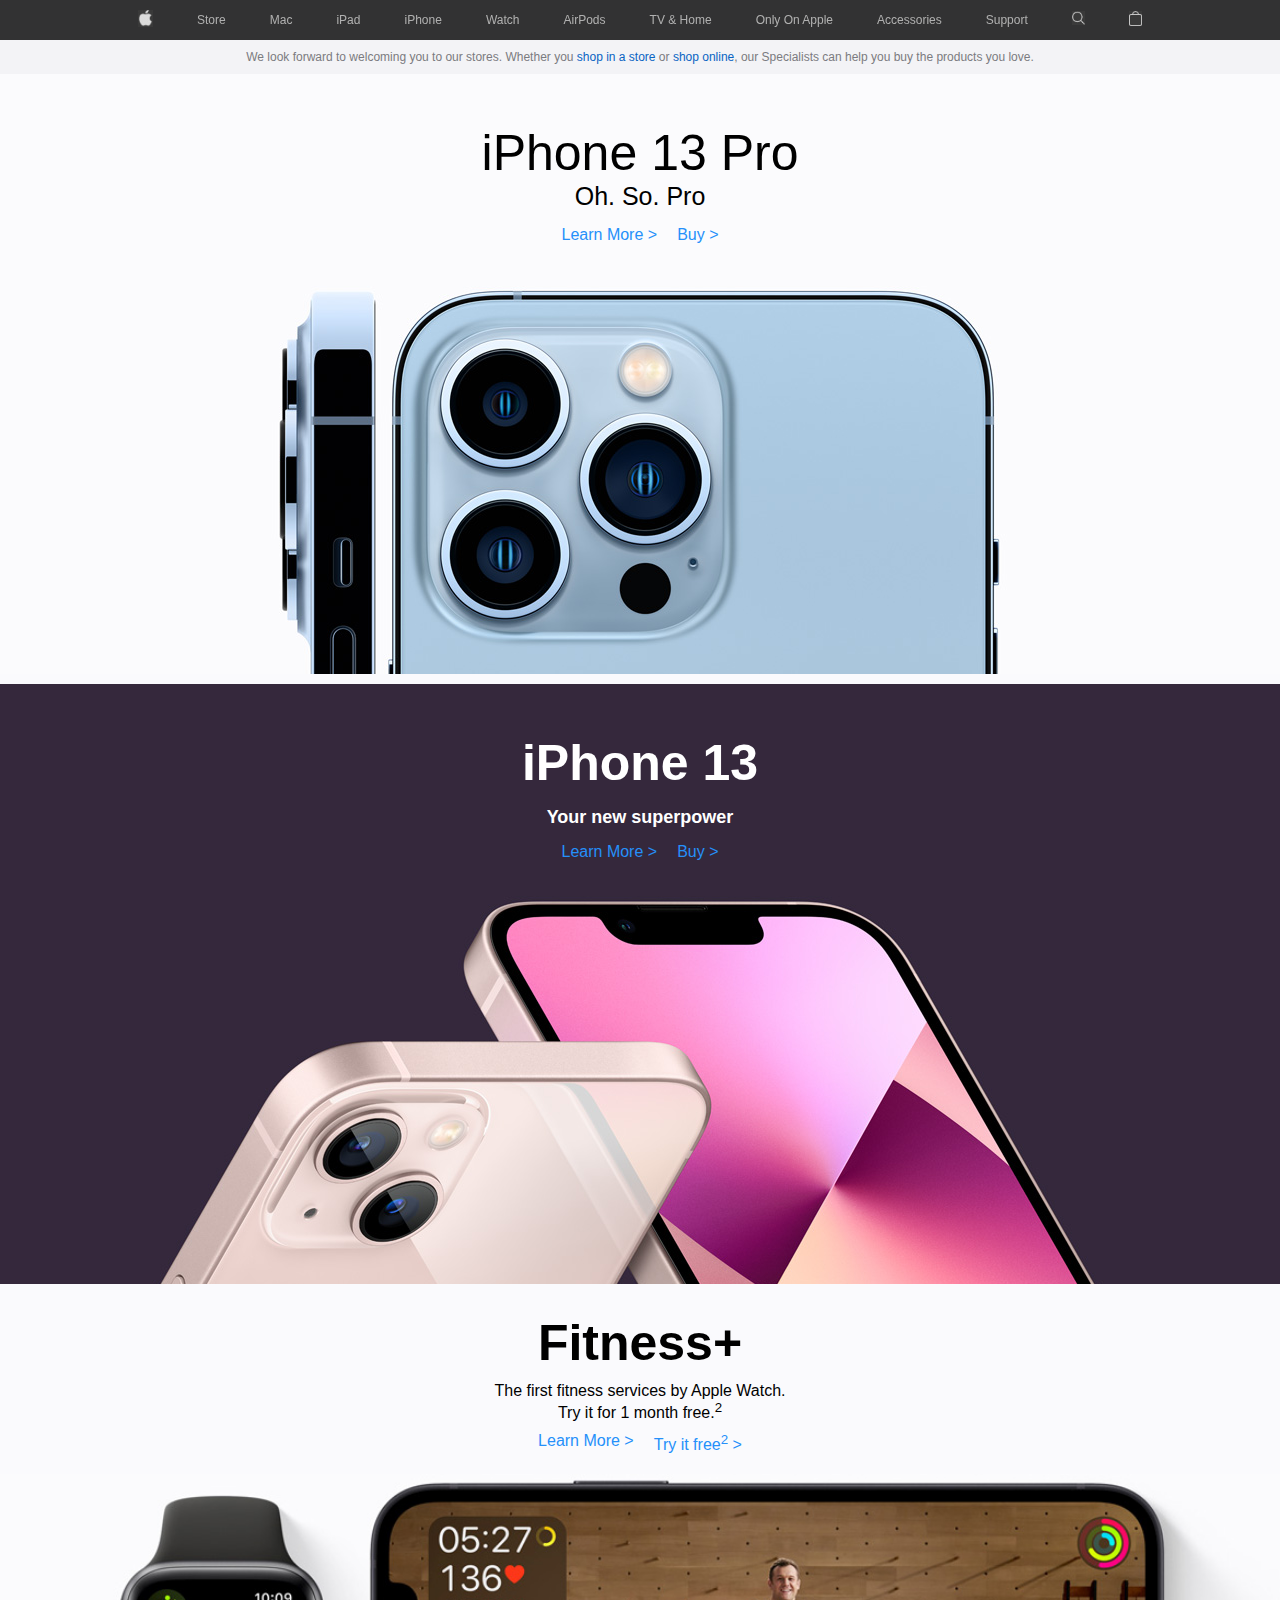
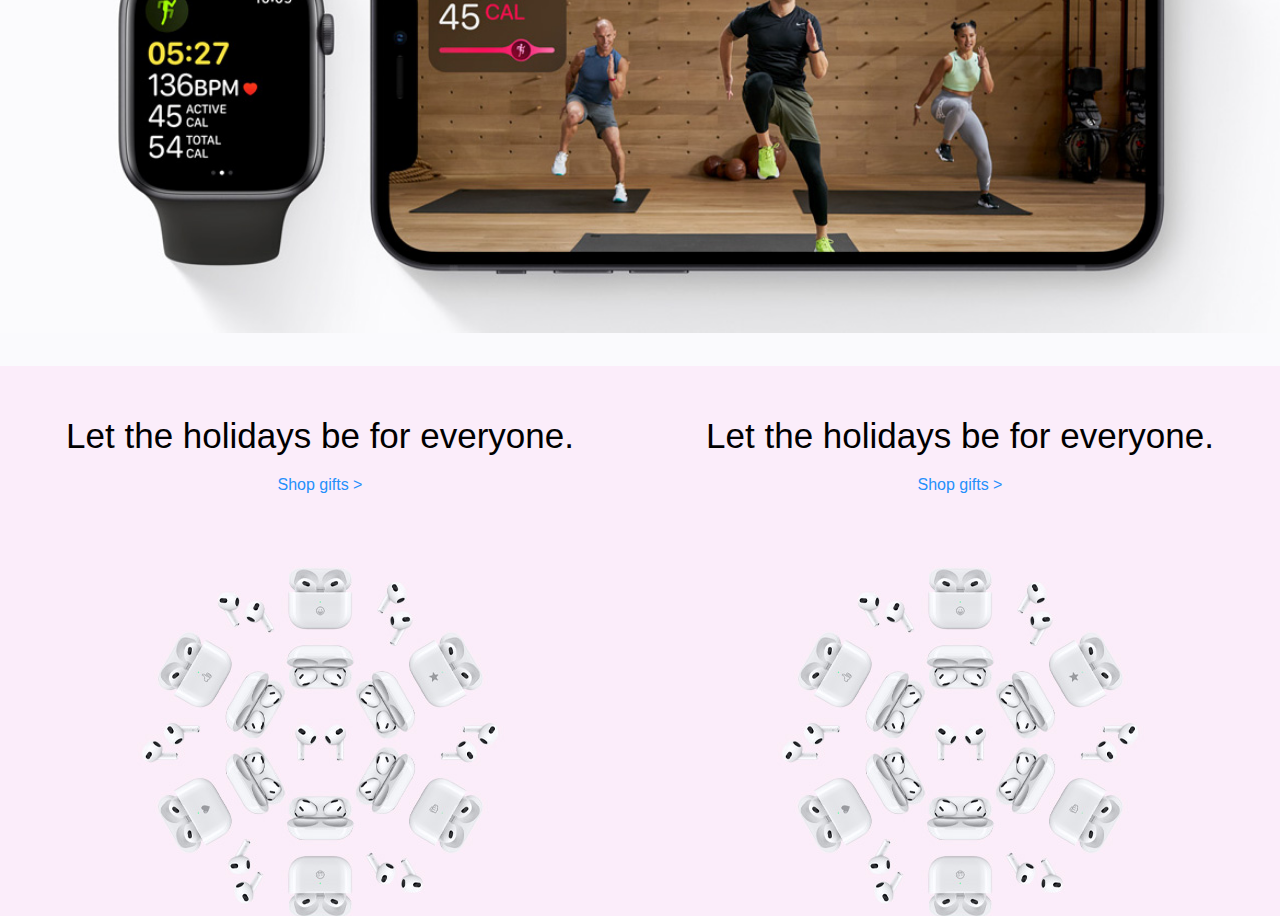
<file: index.html>
<!DOCTYPE html>
<html lang="en">
<head>
    <meta charset="UTF-8" />
    <meta name="viewport" content="width=device-width, initial-scale=1">
    <title>Home - apple.com</title>
    <link rel="stylesheet" href="css/main.css" />
</head>
<body>
    <header>
        <div class="container">
            <ul class="menu-mobile">
                <li><a href="index.html">=</a></li>
                <li><a href="index.html"><img src="images/icon/icon-apple.jpg" alt="ini icon apple" width="15px" /> </a></li>
                <li><a href="index.html"><img src="images/icon/icon-gembok.jpg" alt="ini icon gembok" width="13px" /> </a></li>
            </ul>
            <ul class="menu">
                <li><a href="index.html"><img src="images/icon/icon-apple.jpg" alt="ini icon apple" width="15px" /> </a></li>
                <li><a href="index.html">Store</a></li>
                <li><a href="index.html">Mac</a></li>
                <li><a href="index.html">iPad</a></li>
                <li><a href="iphone.html">iPhone</a></li>
                <li><a href="index.html">Watch</a></li>
                <li><a href="index.html">AirPods</a></li>
                <li><a href="index.html">TV & Home</a></li>
                <li><a href="index.html">Only On Apple</a></li>
                <li><a href="index.html">Accessories</a></li>
                <li><a href="index.html">Support</a></li>
                <li><a href="index.html"><img src="images/icon/icon-cari.jpg" alt="ini icon cari" width="13px" /> </a></li>
                <li><a href="index.html"><img src="images/icon/icon-gembok.jpg" alt="ini icon gembok" width="13px" /> </a></li>
            </ul>
        </div>
    </header>
    <section class="ribbon">
        We look forward to welcoming you to our stores. Whether you <span class="biru">shop in a store</span> or <span class="biru">shop online</span>, our Specialists can help you buy the products you love.
    </section>
    <main>
        <section class="banner">
            <h1>iPhone 13 Pro</h1>
            <h2>Oh. So. Pro</h2>
            <ul class="hitam-menu">
                <li><a href="#">Learn More ></a></li>
                <li><a href="#">Buy ></a></li>
            </ul>
        </section>

        <section class="hitam">
            <h2 class="h2-ip12">iPhone 13</h2>
            <h2>Your new superpower</h2>
            <ul class="hitam-menu">
                <li><a href="#">Learn More ></a></li>
                <li><a href="#">Buy ></a></li>
            </ul>
        </section>

        <section class="fitness">
            <h2 class="h2-ip12">Fitness+</h2>
            <div class="from">
                <p>The first fitness services by Apple Watch.</p>
                <p>Try it for 1 month free.<sup>2</sup></p>
            </div>
            <ul class="hitam-menu">
                <li><a href="#">Learn More ></a></li>
                <li><a href="#">Try it free<sup>2</sup> ></a></li>
            </ul>
            <div class="jam">
                <img src="images/banner/jam.jpg" alt="ini adalah apple watch" class="responsive-image" />
            </div>
        </section>

        <section class="tile">
            <div class="item">
                <div class="title">
                    <h2 class="h2-ip12">Let the holidays be for everyone.</h2>
                    <ul class="hitam-menu">
                        <li><a href="#">Shop gifts ></a></li>
                    </ul>
                </div>
                <div class="image-wrapper">
                    <figure class="image"></figure>
                </div>
            </div>
            <div class="item">
                <div class="title">
                    <h2 class="h2-ip12">Let the holidays be for everyone.</h2>
                    <ul class="hitam-menu">
                        <li><a href="#">Shop gifts ></a></li>
                    </ul>
                </div>
                <div class="image-wrapper">
                    <figure class="image"></figure>
                </div>
            </div>
        </section>
    </main>
</body>
</html>
</file>
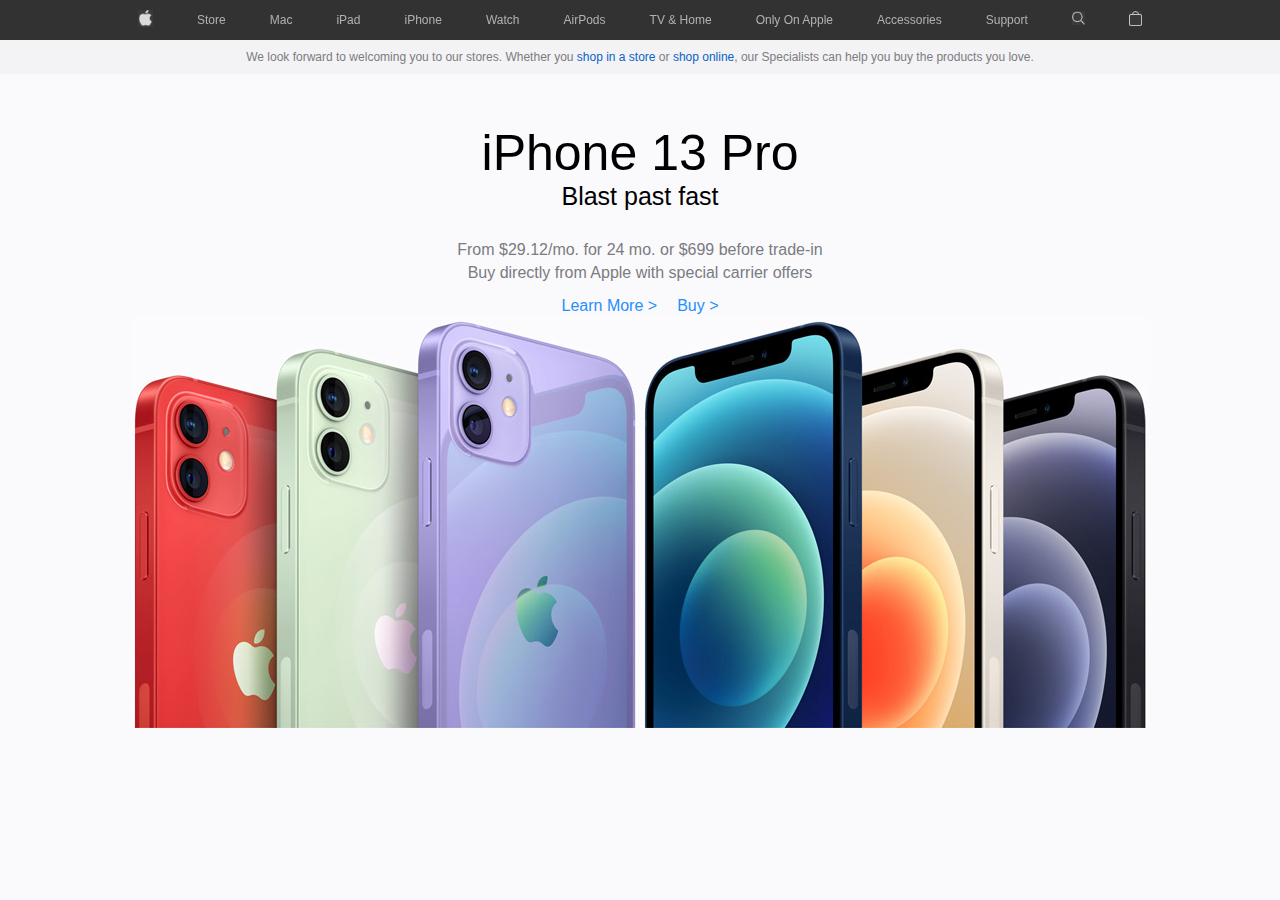
<file: iphone.html>
<!DOCTYPE html>
<html lang="en">
<head>
    <meta charset="UTF-8">
    <title>iPhone - apple.com</title>
    <link rel="stylesheet" href="css/main.css" />
</head>
<body>
<header>
    <div class="container">
        <ul class="menu">
            <li><a href="index.html"><img src="images/icon/icon-apple.jpg" alt="ini icon apple" width="15px" /> </a></li>
            <li><a href="index.html">Store</a></li>
            <li><a href="index.html">Mac</a></li>
            <li><a href="index.html">iPad</a></li>
            <li><a href="iphone.html">iPhone</a></li>
            <li><a href="index.html">Watch</a></li>
            <li><a href="index.html">AirPods</a></li>
            <li><a href="index.html">TV & Home</a></li>
            <li><a href="index.html">Only On Apple</a></li>
            <li><a href="index.html">Accessories</a></li>
            <li><a href="index.html">Support</a></li>
            <li><a href="index.html"><img src="images/icon/icon-cari.jpg" alt="ini icon cari" width="13px" /> </a></li>
            <li><a href="index.html"><img src="images/icon/icon-gembok.jpg" alt="ini icon gembok" width="13px" /> </a></li>
        </ul>
    </div>
</header>
<section class="ribbon">
    We look forward to welcoming you to our stores. Whether you <span class="biru">shop in a store</span> or <span
        class="biru">shop online</span>, our Specialists can help you buy the products you love.
</section>

<section class="banner-inside">
    <h1>iPhone 13 Pro</h1>
    <h2>Blast past fast</h2>
    <div class="from">
        <p>From $29.12/mo. for 24 mo. or $699 before trade‑in</p>
        <p>Buy directly from Apple with special carrier offers</p>
    </div>
    <ul class="hitam-menu">
        <li><a href="#">Learn More ></a></li>
        <li><a href="#">Buy ></a></li>
    </ul>
    <div class="foto">
        <img src="images/banner/banneriphone12.jpg" alt="ini adalah banner iphone 12"/>
    </div>
</section>
</body>
</html>
</file>
<file: css/main.css>
html, h1, h2, ul, figure{
    padding: 0;
    margin: 0;
}
body{
    background: #fafafd;
    color: #7b7b80;
    font-size: 12px;
    margin: 0;
    padding: 0;
    font-family: "SF Pro Text","SF Pro Icons","Helvetica Neue","Helvetica","Arial",sans-serif;
}
main{
    max-width: 2650px;
    margin: auto;
}
header{
    background: rgba(0,0,0,0.8);
    padding: 10px 0;
    position: sticky;
    top: 0;
    backdrop-filter: blur(15px);
}
header ul{
    display: flex;
    justify-content: space-between;
    align-items: center;
}
header ul li{
    display: block;
}
header ul li a{
    color: #b0b0b0;
    text-decoration: none;
    padding-left: 10px;
    padding-right: 10px;
}
header .menu-mobile{
    display: none;
}

.container{
    width: 1024px;
    margin-left: auto;
    margin-right: auto;
}

.h2-ip12{
    font-size: 50px;
}

.from{
    padding: 10px 0;
}
.from p{
    font-size: 16px;
    padding: 0;
    margin: 0;
}

.ribbon{
    text-align: center;
    background: #f3f3f6;
    padding: 10px 0;
}
.ribbon .biru{
    color: #0964c3;
}

.banner{
    text-align: center;
    background-image: url("../images/banner/hero_iphone_13pro_largetall.jpg");
    background-position: center;
    height: 600px;
    margin-bottom: 10px;
}
.banner-inside{
    text-align: center;
    background-position: center;
    height: 600px;
    margin-bottom: 10px;
}
.banner h1, .banner-inside h1{
    font-size: 50px;
    color: black;
    font-weight: 500;
    padding-top: 50px;
}
.banner h2, .banner-inside h2{
    font-size: 25px;
    color: black;
    font-weight: 300;
    margin-bottom: 15px;
}
.banner p, .banner-inside p{
    margin: 5px 0;
}

.hitam{
    background-image: url("../images/banner/hero_iphone_13_largetall.jpg");
    background-repeat: no-repeat;
    background-position: center;
    text-align: center;
    padding: 50px 0;
    height: 500px;
}
.hitam h2{
    color: white;
    margin-bottom: 15px;
}
.hitam p{
    margin: 0;
    padding: 0;
    font-size: 16px;
}
.hitam .pro12{
    padding: 30px 0 0 0;
}

.hitam-menu{
    display: flex;
    justify-content: center;
}
.hitam-menu li{
    display: block;
}
.hitam-menu li a{
    color: #2590fa;
    text-decoration: none;
    padding-left: 10px;
    padding-right: 10px;
    font-size: 16px;
}

.fitness{
    text-align: center;
    color: black;
    padding: 30px 0;
}
.fitness .jam{
    padding-top: 20px;
}

.responsive-image{
    width: 100%;
}

.tile{
    display: flex;
}
.tile .item{
    text-align: center;
    width: 50%;
    height: 550px;
    position: relative;
    background: tomato;
    overflow: hidden;
}
.tile .item .image-wrapper{
    position: absolute;
    top: 0;
    left: calc(50% + 0px);
    z-index: 1;
    right: auto;
    bottom: 0;
    transform: translate(-50%);
}
.tile .item .image-wrapper .image{
    background-image: url("../images/banner/promo_airpods_large.jpg");
    background-repeat: no-repeat;
    background-size: 1262px 580px;
    width: 1262px;
    height: 580px;
}
.tile .item .title{
    position: relative;
    z-index: 2;
    padding-top: 50px;
    color: #000;
}
.tile .item .title h2{
    font-weight: 500;
    line-height: 40px;
    font-size: 35px;
    margin-bottom: 20px;
}
/* --------------- Begin Responsive CSS -------------- */
@media (max-width: 1200px) {}
@media (max-width: 990px) {
    .container{
        width: 100%;
    }
}
@media (max-width: 767px) {
    .banner{
        background-image: url("../images/banner/hero_iphone_13pro_small.jpg");
        background-repeat: no-repeat;
        height: 500px;
    }
    header .menu-mobile{
        display: flex;
    }
    header .menu{
        display: none;
    }
    .hitam{
        background-image: url("../images/banner/hero_iphone_13_mediumtall.jpg");
        height: 450px;
    }
}
@media (max-width: 480px) {
    .hitam{
        background-image: url("../images/banner/hero_iphone_13_small.jpg");
        height: 350px;
        display: flex;
        flex-direction: column;
        justify-content: center;
    }
}
@media (max-width: 320px) {}
/* --------------- End Responsive CSS -------------- */
</file>
